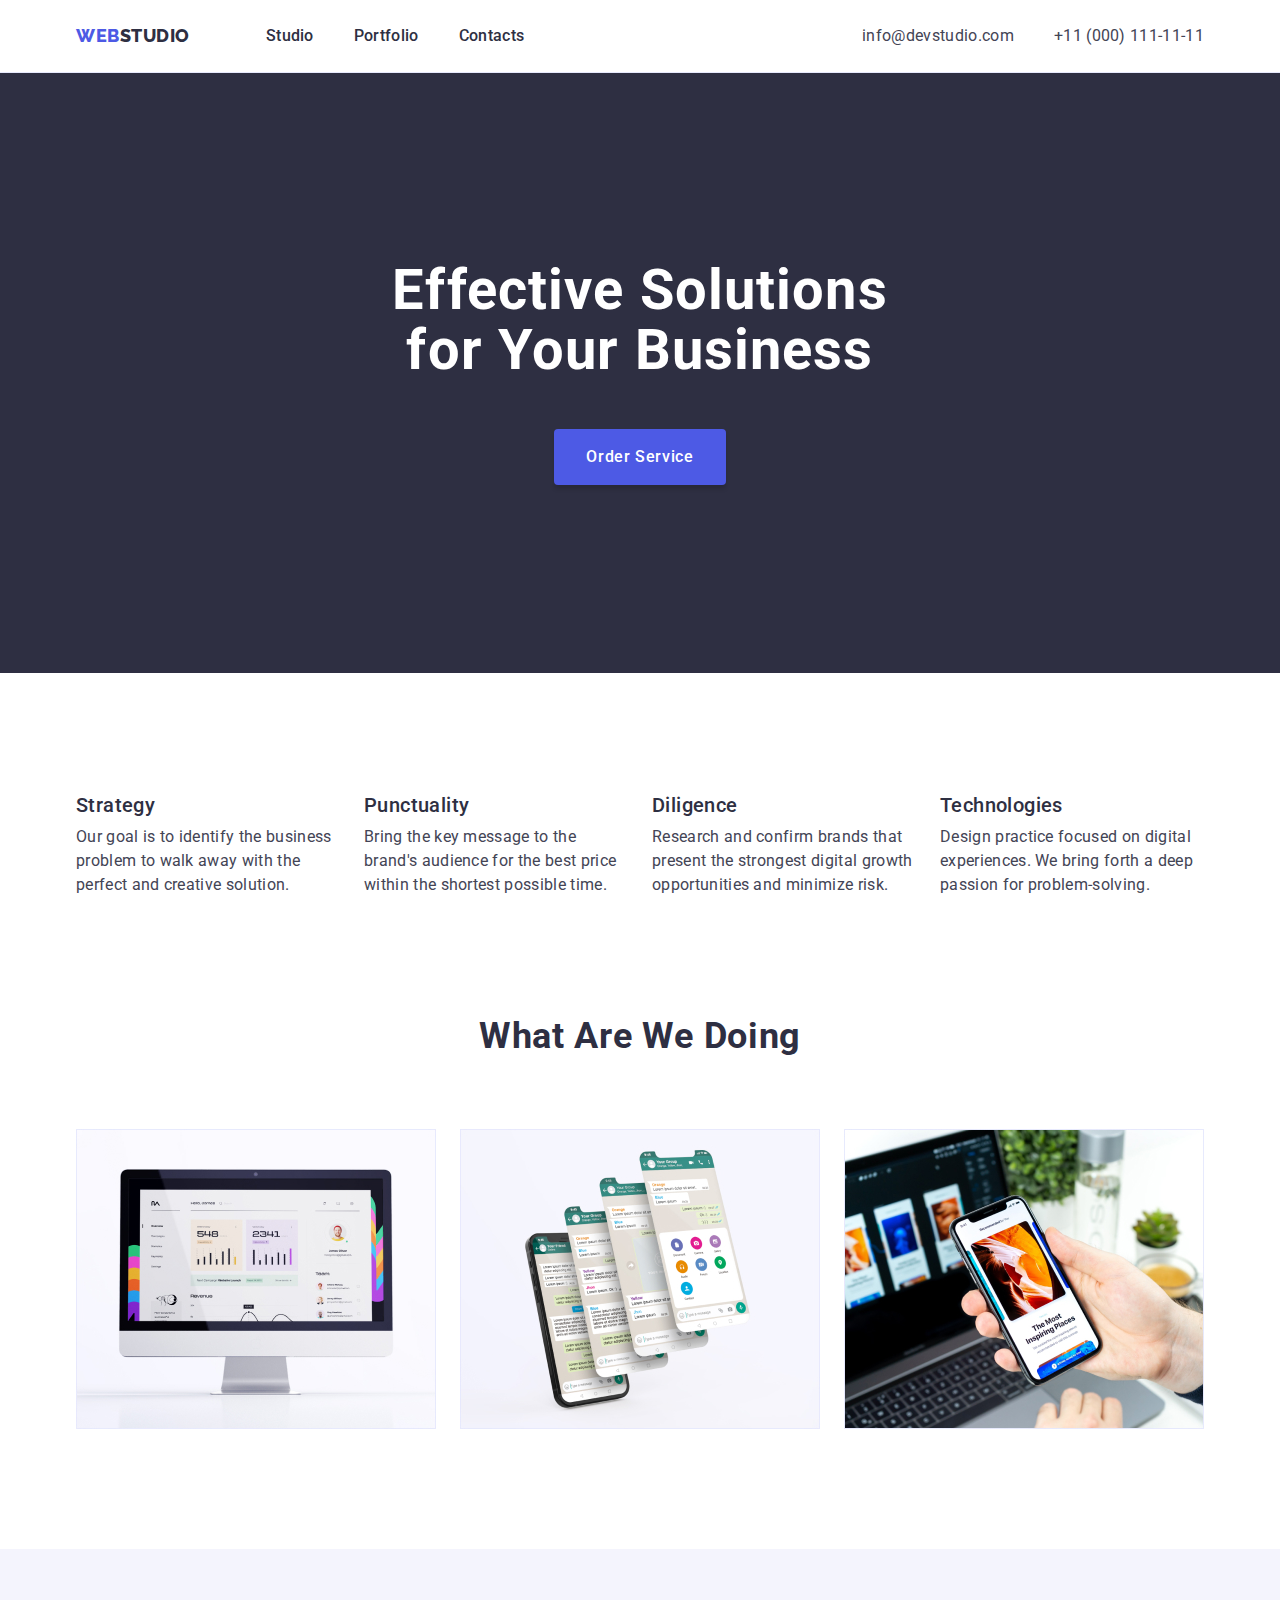
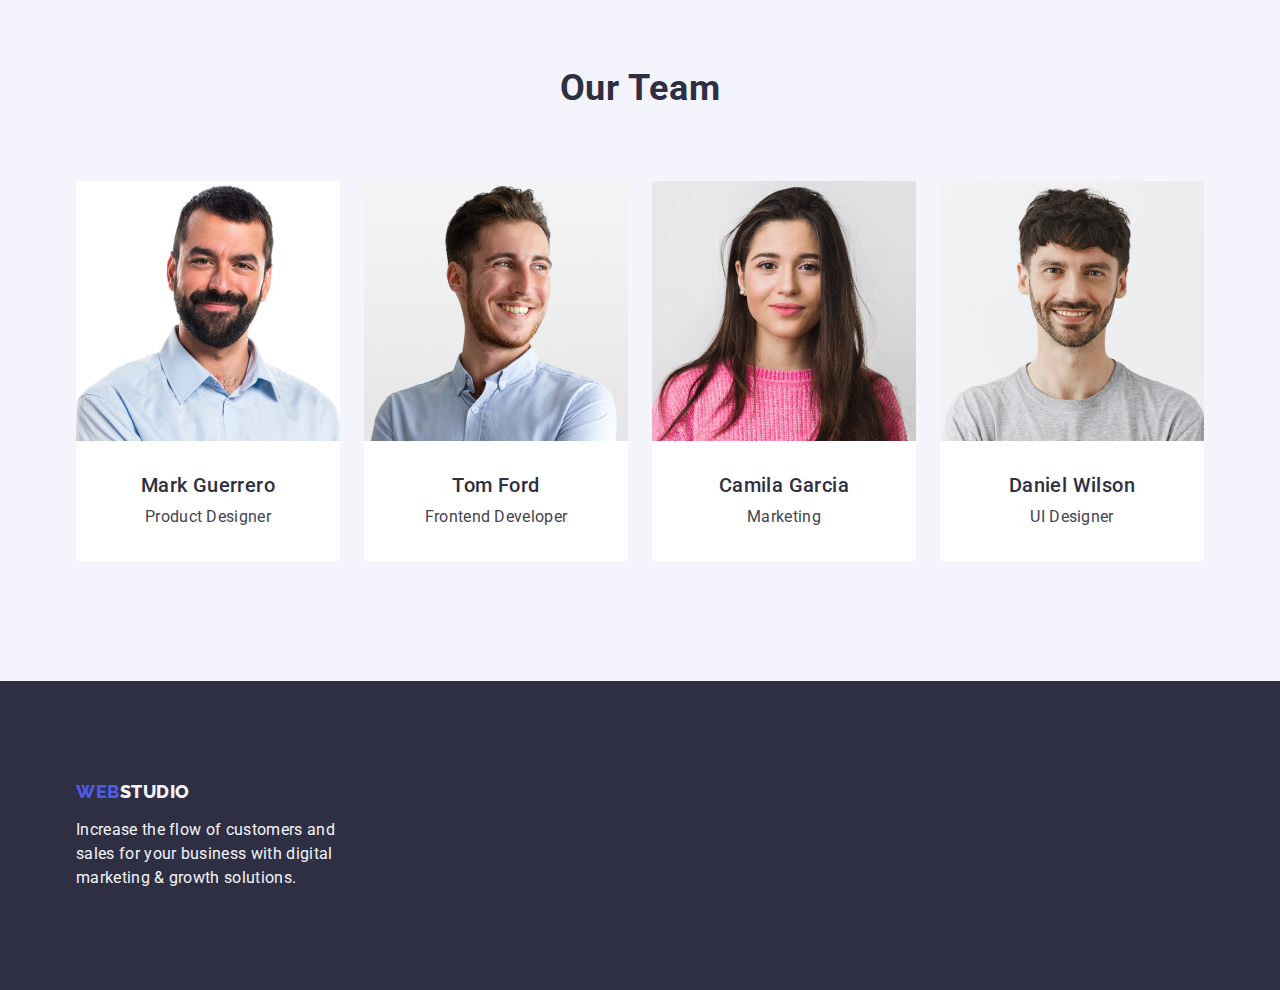
<file: index.html>
<!DOCTYPE html>
<html lang="en">
<head>
    <meta charset="UTF-8">
    <meta http-equiv="X-UA-Compatible" content="IE=edge">
    <meta name="viewport" content="width=device-width, initial-scale=1.0">
    <title>WebStudio</title>
    <link rel="preconnect" href="https://fonts.googleapis.com">
    <link rel="preconnect" href="https://fonts.gstatic.com" crossorigin>
    <link href="https://fonts.googleapis.com/css2?family=Raleway:wght@800&family=Roboto:wght@400;500;700;900&display=swap" rel="stylesheet">
    <link rel="stylesheet" href="./css/modern-normalize.min.css">
    <link rel="stylesheet" href="./css/styles.css">
</head>
<body>
    <!-- Header -->
    <header class="header">
        <!-- Container -->
        <div class="container container-flex">
            <!-- Navigation -->
            <nav class="nav-menu">
                <!-- Logo -->
                <a href="./index.html" class="logo link">Web<span class="logo-span">Studio</span></a>
                <!-- Menu -->
                <ul class="site-nav list">
                    <li class="item">
                        <a href="./index.html" class="navigation link">Studio</a>
                    </li>
                    <li class="item">
                        <a href="./portfolio.html" class="navigation link">Portfolio</a>
                    </li>
                    <li class="item">
                        <a href="" class="navigation link">Contacts</a>
                    </li>
                </ul>
            </nav>
            <!-- Address -->
            <address class="address">
                <ul class="address-nav list">
                    <li class="item">
                        <a href="mailto:info@devstudio.com" class="navigation link">info@devstudio.com</a>
                    </li>
                    <li class="item">
                        <a href="tel:+110001111111" class="navigation link">+11 (000) 111-11-11</a>
                    </li>
                </ul>
            </address>
        </div>
    </header>
<!-- Main -->
    <main>
        <!-- Hero-1 -->
        <section class="section hero">
            <!-- Container -->
            <div class="container">
                <h1 class="hero-title">Effective Solutions for Your Business</h1>
                <button type="button" class="button primary">Order Service</button>
            </div>
        </section>
        <!-- Section-1 -->
        <section class="section features">
            <!-- Container -->
            <div class="container">
                <!-- Features -->
                <h2 hidden class="features-title">Features</h2>
                <!-- Category-1 -->
                <ul class="features-list list">
                    <li class="item">
                        <h3 class="title">Strategy</h3>
                        <p class="text">
                            Our goal is to identify the business
                            problem to walk away with the perfect and creative solution.
                        </p>
                    </li>
                    <!-- Category-2 -->
                    <li class="item">
                        <h3 class="title">Punctuality</h3>
                        <p class="text">
                            Bring the key message to the brand's audience for the best price within the shortest possible time.
                        </p>
                    </li>
                    <!-- Category-3 -->
                    <li class="item">
                        <h3 class="title">Diligence</h3>
                        <p class="text">
                            Research and confirm brands that present the strongest digital growth opportunities and minimize risk.
                        </p>
                    </li>
                    <!-- Category-4 -->
                    <li class="item">
                        <h3 class="title">Technologies</h3>
                        <p class="text">
                            Design practice focused on digital experiences. We bring forth a deep passion for problem-solving.
                        </p>
                    </li>
                </ul>
            </div>
            
        </section>
        <!-- Section-2 -->
        <section class="section benefits">
            <!-- Container -->
            <div class="container">
                <h2 class="benefits-title">What are we doing</h2>
                <ul class="benefits-list list">
                    <li class="items">
                        <img src="./images/computer.jpg" class="img-block" width="360" alt="computer">
                    </li>
                    <li class="items">
                        <img src="./images/telephone-set.jpg" class="img-block" width="360" alt="telephone-set">
                    </li>
                    <li class="items">
                        <img src="./images/telephone.jpg" class="img-block" width="360" alt="telephone">
                    </li>
                </ul>
            </div>
        </section>
            <!-- Section-3 -->
        <section class="section emploers">
            <!-- Container -->
            <div class="container">
                <!-- Main-h2 -->
                <h2 class="employers-title">Our Team</h2>
                <!-- Employees -->
                <ul class="employers-list list">
                    <!-- Employer-1 -->
                    <li class="items">
                        <img src="./images/mark.jpg" width="264" alt="mark">
                        <div class="items-container">
                            <h3 class="title">Mark Guerrero</h3>
                            <p class="text">Product Designer</p>
                        </div>   
                    </li>
                    <!-- Emploer-2 -->
                    <li class="items">
                        <img src="./images/tom.jpg" width="264" alt="tom">
                        <div class="items-container">
                            <h3 class="title">Tom Ford</h3>
                            <p class="text">Frontend Developer</p>
                        </div>
                        
                    </li>
                    <!-- Employer-3 -->
                    <li class="items">
                        <img src="./images/camila.jpg" width="264" alt="camila">
                        <div class="items-container">
                            <h3 class="title">Camila Garcia</h3>
                            <p class="text">Marketing</p>
                        </div>
                    </li>
                    <!-- Emploer-4 -->
                    <li class="items">
                        <img src="./images/daniel.jpg" width="264" alt="daniel">
                        <div class="items-container">
                            <h3 class="title">Daniel Wilson</h3>
                            <p class="text">UI Designer</p>
                        </div>
                    </li>
                </ul>
            </div> 
        </section>
    </main>
    <!-- Footer -->
    <footer class="footer">
        <!-- Container -->
        <div class="container">
            <a href="./index.html" class="logo link-footer link">Web<span class="logo-span footer">Studio</span></a>
            <p class="text">Increase the flow of customers and sales for your business with digital marketing & growth
                solutions.</p>
        </div>
    </footer>
</body>
</html>
</file>
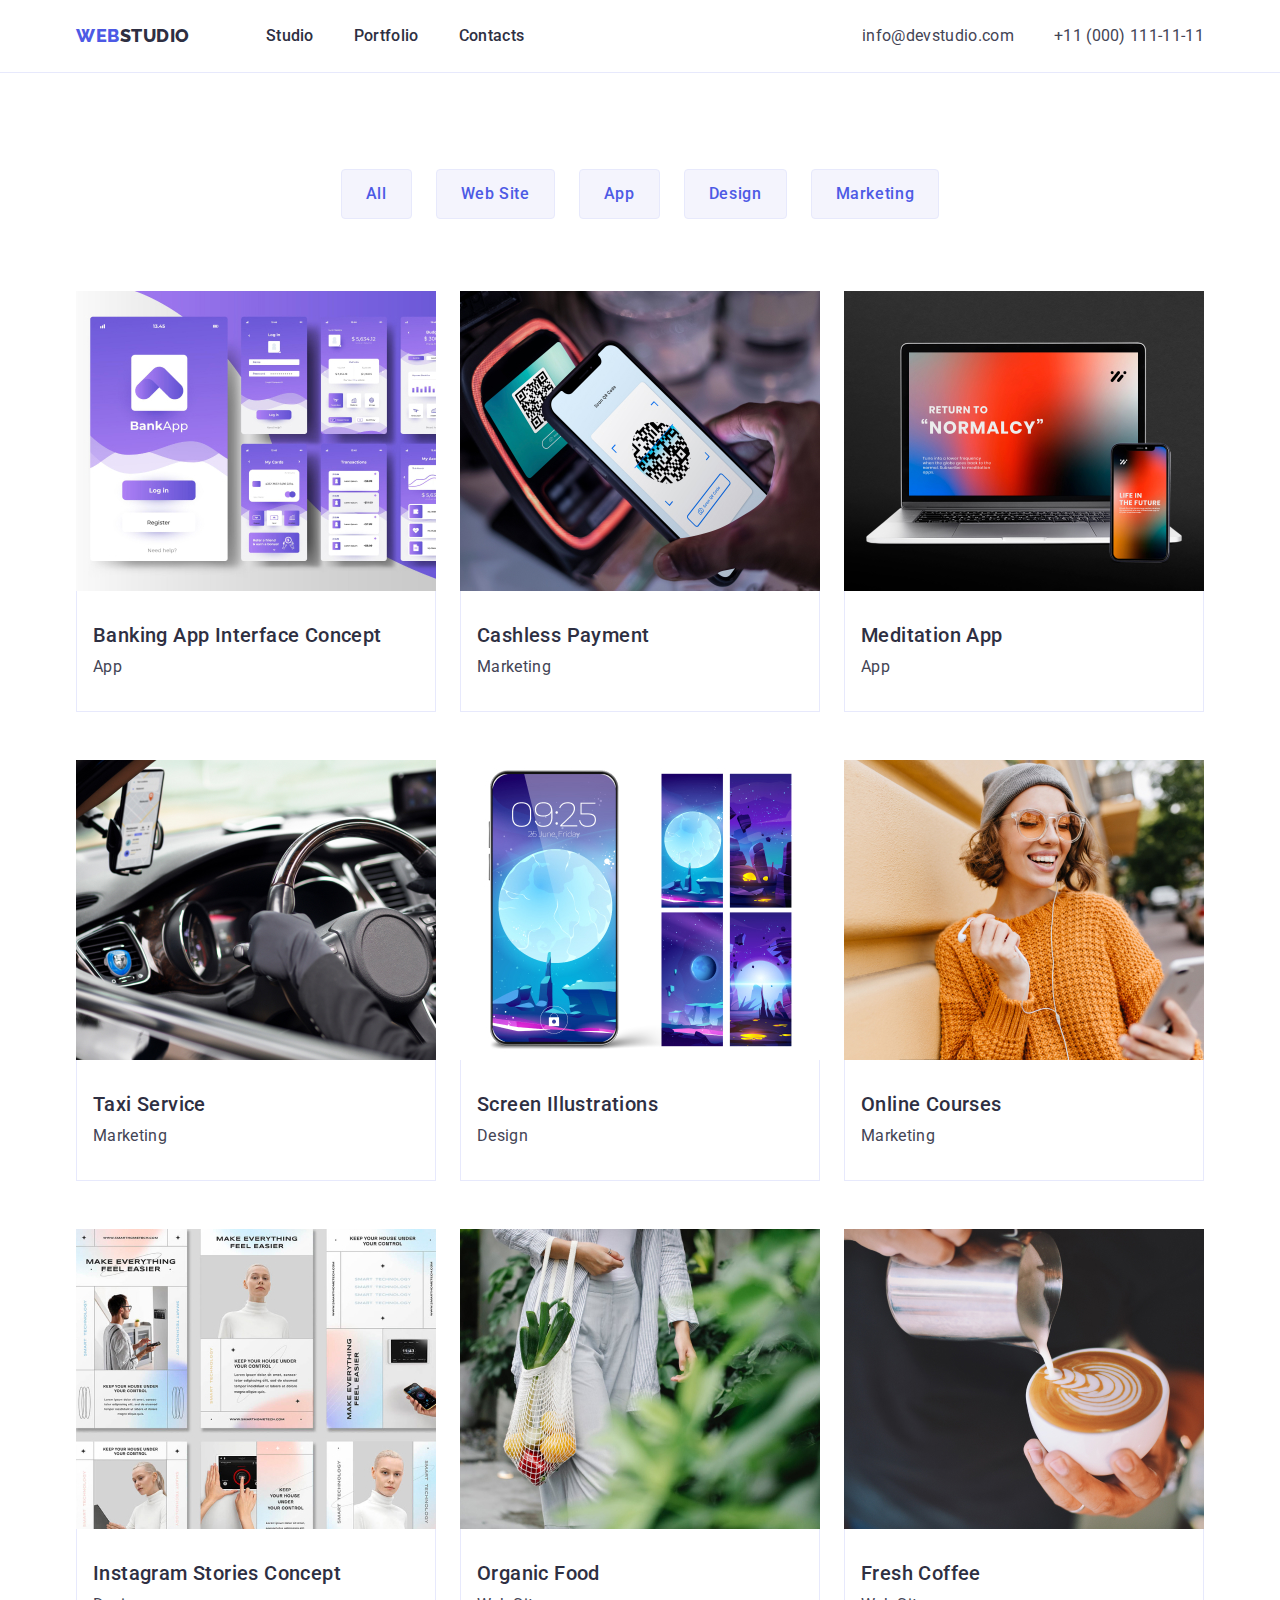
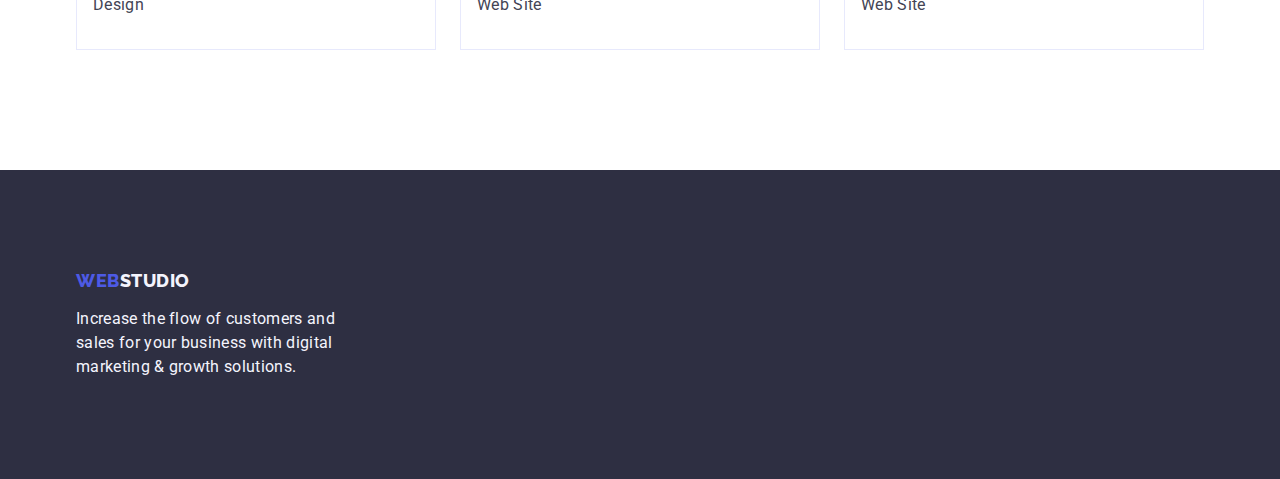
<file: portfolio.html>
<!DOCTYPE html>
<html lang="en">
<head>
    <meta charset="UTF-8">
    <meta http-equiv="X-UA-Compatible" content="IE=edge">
    <meta name="viewport" content="width=device-width, initial-scale=1.0">
    <title>WebStudio</title>
    <link rel="preconnect" href="https://fonts.googleapis.com">
    <link rel="preconnect" href="https://fonts.gstatic.com" crossorigin>
    <link href="https://fonts.googleapis.com/css2?family=Raleway:wght@800&family=Roboto:wght@400;500;700;900&display=swap" rel="stylesheet">
    <link rel="stylesheet" href="./css/modern-normalize.min.css">
    <link rel="stylesheet" href="./css/styles.css">
</head>
<body>
    <!-- Header -->
    <header class="header">
        <!-- Container -->
        <div class="container container-flex">
            <!-- Navigation -->
            <nav class="nav-menu">
                <!-- Logo -->
                <a href="./index.html" class="logo link">Web<span class="logo-span">Studio</span></a>
                <!-- Menu -->
                <ul class="site-nav list">
                    <li class="item">
                        <a href="./index.html" class="navigation link">Studio</a>
                    </li>
                    <li class="item">
                        <a href="./portfolio.html" class="navigation link">Portfolio</a>
                    </li>
                    <li class="item">
                        <a href="" class="navigation link">Contacts</a>
                    </li>
                </ul>
            </nav>
            <!-- Address -->
            <address class="address">
                <ul class="address-nav list">
                    <li class="item">
                        <a href="mailto:info@devstudio.com" class="navigation link">info@devstudio.com</a>
                    </li>
                    <li class="item">
                        <a href="tel:+110001111111" class="navigation link">+11 (000) 111-11-11</a>
                    </li>
                </ul>
            </address>
        </div>
    </header>

    <!-- Main -->
    <main>
        <!-- Section-Galery -->
        <section class="section filters">
            <!-- Container -->
            <div class="container">
                <h1 hidden class="visually-hidden">Galery</h1>
                <!-- List -->
                <ul class="tabs-list list">
                    <li>
                        <button type="button" class="button-filters">All</button>
                    </li>
                    <li>
                        <button type="button" class="button-filters">Web Site</button>
                    </li>
                    <li>
                        <button type="button" class="button-filters">App</button>
                    </li>
                    <li>
                        <button type="button" class="button-filters">Design</button>
                    </li>
                    <li>
                        <button type="button" class="button-filters">Marketing</button>
                    </li>
                </ul>
                <!-- Section-Galery -->

                <ul class="galery-list list">
                    <li class="item">
                        <a href="" class="galery-link link">
                            <img src="./images/galery/img.jpg" alt="img" width="360" height="300">
                            <div class="item-box">
                                <h2 class="title-galery">Banking App Interface Concept</h2>
                                <p class="text-galery">App</p>
                            </div>
                        </a>
                    </li>
                    <li class="item">
                        <a href="" class="galery-link link">
                            <img src="./images/galery/img-1.jpg" alt="img-1" width="360" height="300">
                            <div class="item-box">
                                <h2 class="title-galery">Cashless Payment</h2>
                                <p class="text-galery">Marketing</p>
                            </div>
                            
                        </a>
                    </li>
                    <li class="item">
                        <a href="" class="galery-link link">
                            <img src="./images/galery/img-2.jpg" alt="img-2" width="360" height="300">
                            <div class="item-box">
                                <h2 class="title-galery">Meditation App</h2>
                                <p class="text-galery">App</p>
                            </div>
                            
                        </a>
                    </li>
                    <li class="item">
                        <a href="" class="galery-link link">
                            <img src="./images/galery/img-3.jpg" alt="img-3" width="360" height="300">
                            <div class="item-box">
                                <h2 class="title-galery">Taxi Service</h2>
                                <p class="text-galery">Marketing</p>
                            </div>
                           
                        </a>
                    </li>
                    <li class="item">
                        <a href="" class="galery-link link">
                            <img src="./images/galery/img-4.jpg" alt="img-4" width="360" height="300">
                            <div class="item-box">
                                <h2 class="title-galery">Screen Illustrations</h2>
                                <p class="text-galery">Design</p>
                            </div>
                            
                        </a>
                    </li>
                    <li class="item">
                        <a href="" class="galery-link link">
                            <img src="./images/galery/img-5.jpg" alt="img-5" width="360" height="300">
                            <div class="item-box">
                                <h2 class="title-galery">Online Courses</h2>
                                <p class="text-galery">Marketing</p>
                            </div>
                            
                        </a>
                    </li>
                    <li class="item">
                        <a href="" class="galery-link link">
                            <img src="./images/galery/img-6.jpg" alt="img-6" width="360" height="300">
                            <div class="item-box">
                                <h2 class="title-galery">Instagram Stories Concept</h2>
                                <p class="text-galery">Design</p>
                            </div>
                            
                        </a>
                    </li>
                    <li class="item">
                        <a href="" class="galery-link link">
                            <img src="./images/galery/img-7.jpg" alt="img-7" width="360" height="300">
                            <div class="item-box">
                                <h2 class="title-galery">Organic Food</h2>
                                <p class="text-galery">Web Site</p>
                            </div>
                            
                        </a>
                    </li>
                    <li class="item">
                        <a href="" class="galery-link link">
                            <img src="./images/galery/img-8.jpg" alt="img-8" width="360" height="300">
                            <div class="item-box">
                                <h2 class="title-galery">Fresh Coffee</h2>
                                <p class="text-galery">Web Site</p>

                            </div>
                            
                        </a>
                    </li>
                </ul>
            </div>

        </section>
    </main>

    <!-- Footer -->
    <footer class="footer">
        <div class="container">
            <a href="./index.html" class="logo link-footer link">Web<span class="logo-span footer">Studio</span></a>
            <p class="text">Increase the flow of customers and sales for your business with digital marketing & growth
                solutions.</p>
        </div>
    </footer>
</body>
</html>
</file>
<file: css/styles.css>
/* main text color: #2E2F42 */
/* secondary text color: #434455 */
/* akcent color: #4D5AE5 */

:root {
    --primary-text-color: #2E2F42 ; 
    --title-text-color: #434455 ;
    --akcent-color: #4D5AE5;
    --primary-bg-color: #ffffff;
    --logo-akcent-color: #F4F4FD;
    --btn-active-color: #404BBF;
    --btn-border-color: #e7e9fc;
}

/* Specialty */

body {
    font-family: 'Roboto', sans-serif;
    font-size: 16px;
    background-color: var(--primary-bg-color);
    color: var(--title-text-color);
    font-style: normal;
}

.container {
    width: 1158px;
    margin: 0 auto;

    align-items: center;
    padding-left: 15px;
    padding-right: 15px;
}

.container-flex {
    display: flex;
}

.list {
    padding: 0;
    margin: 0;

    list-style: none;
}

.link {
    text-decoration: none;
}

img {
    display: block;
}

/* Button */
.button {
    border-radius: 4px solid transparent;
    box-shadow: 0px 4px 4px rgba(0, 0, 0, 0.15);
    padding: 16px 32px;
    margin: 0 auto;

    color: var(--primary-bg-color);
    background-color: var(--akcent-color);

    font-weight: 500;
    font-size: 16px;
    text-align: center;
}

.button.primary:hover, 
.button.primary:active,
.button.primary:focus {
    background-color: var(--btn-active-color);
}
/* Header */
.header {
    border-bottom: 1px solid #e7e9fc;
}

/* Nav */

/* Logo */
.logo {
    color: var(--akcent-color);
    text-transform: uppercase;
    font-family: "Raleway", sans-serif;
    text-transform: uppercase;
    font-style: normal;
    font-weight: 800;
    font-size: 18px;
    letter-spacing: 0.03em;
    line-height: 1.17;
}

.logo.link {
    margin-right: 76px;
}

.nav-menu {
    display: flex;
    align-items: center;
}

.navigation{
    font-weight: 500;
    font-size: 16px;
    line-height: 1.5;
    letter-spacing: 0.02em;
    color: var(--akcent-color);
}

.logo-span{
    color: var(--primary-text-color);
}

/* Menu */
.site-nav {
    display: flex;
    margin-left: 76px;
}

ul.site-nav:nth-child(2n) {
    margin-left: 0;
}



.site-nav{
    gap: 40px;
}

.site-nav .navigation{
    display: block;
    padding-top: 24px;
    padding-bottom: 24px;

    font-style: normal;
    font-weight: 500;
    font-size: 16px;
    line-height: 1.5;
    letter-spacing: 0.02em;
    color: var(--primary-text-color);
}
.site-nav .navigation:hover,
.site-nav .navigation:focus,
.site-nav .navigation:active {
    color: var(--btn-active-color);
    background-color: transparent;
}

/* Address */
.address{
    font-style: normal;
    margin-left: auto;
}

.address-nav {
    display: flex;
    gap: 40px;
}

.address-nav .navigation{
    display: block;
    padding-top: 24px;
    padding-bottom: 24px;

    color: #434455;
    font-weight: 400;
    font-size: 16px;
    line-height: 1.5;
    letter-spacing: 0.02em;
}
.address-nav .navigation:hover,
.address-nav .navigation:active,
.address-nav .navigation:focus{
    color: var(--btn-active-color);
    background-color: transparent;
}

/* Hero */
.section.hero {
    padding-top: 188px;
    padding-bottom: 188px;

    background-color: var(--primary-text-color);
}

.button.primary {
    display: block;
    min-width: 169px;
    height: 56px;
    border: none;
    border-radius: 4px;

    font-family: "Roboto", sans-serif;
    line-height: 1.5;
    letter-spacing: 0.04em;
    cursor: pointer;
}

.hero-title {
    margin: 0 auto 48px;
    max-width: 496px;

    font-weight: 700;
    font-size: 56px;
    letter-spacing: 0.02em;
    color: var(--primary-bg-color);
    text-align: center;
    line-height: 1.07;
}

/* Section-1*/
.section.features {
    padding-top: 120px;
    padding-bottom: 120px;
}

.features-title {
    margin-top: 0;
    margin-bottom: 0;
}

.features-list {
    display: flex;
    flex-wrap: wrap;
    justify-content: space-between;
    gap: 24px;
}

.features-list .item {
    max-width: 264px;
}

.features-list .title{
    margin-top: 0;
    margin-bottom: 8px;

    color: var(--primary-text-color);
    font-weight: 500;
    font-size: 20px;
    line-height: 1.2;
    letter-spacing: 0.02em;
}

.features-list .text {
    margin-top: 8px;
    margin-bottom: 0;

    color: var(--title-text-color);
    font-weight: 400;
    font-size: 16px;
    line-height: 1.5;
    letter-spacing: 0.02em;
}

/* Section-2 */
.section.benefits{
    padding-bottom: 120px;
}

.benefits-list {
    display: flex;
    justify-content: space-between;
    gap: 24px;
}

.benefits-title{
    margin-top: 0;
    margin-bottom: 72px;

    font-weight: 700;
    font-size: 36px;
    line-height: 1.11;
    color: var(--primary-text-color);
    text-align: center;
    letter-spacing: 0.02em;
    text-transform: capitalize;
}

/* Section-3 */
.section.emploers {
    padding-top: 120px;
    padding-bottom: 120px;

    background-color: #F4F4FD;
}

.items-container {
    padding: 32px 16px;
    border-radius: 0px 0px 4px 4px;
}

.items-container .title {
    text-align: center;
}

.employers-title {
    margin-top: 0;
    margin-bottom: 72px;

    font-weight: 700;
    font-size: 36px;
    line-height: 1.11;
    color: var(--primary-text-color);
    text-align: center;
    letter-spacing: 0.02em;
    text-transform: capitalize;
}

.employers-list {
    display: flex;
    justify-content: space-between;
    text-align: center;
    gap: 24px;
}

.employers-list .title {
    margin-top: 0;
    margin-bottom: 8px;

    font-weight: 500;
    font-size: 20px;
    line-height: 1.2;
    letter-spacing: 0.02em;
    color: var(--primary-text-color);
}

.employers-list .text{
    margin-top: 0;
    margin-bottom: 0;

    text-align: center;
    font-weight: 400;
    font-size: 16px;
    line-height: 1.5;
    letter-spacing: 0.02em;
    color: var(--title-text-color);
}
.employers-list .items{
    background-color: var(--primary-bg-color);
}

/* Footer */

footer {
    background-color: var(--primary-text-color);
    padding-top: 100px;
    padding-bottom: 100px;
} 

.logo-span.footer{
    color: var(--logo-akcent-color);
}

.logo.link-footer {
    display: inline-block;
    margin-top: 0;
    margin-bottom: 16px;
    margin-right: 0;
}

.footer .text {
    margin-top: 0;
    margin-bottom: 0;
    width: 264px;

    font-weight: 400;
    font-size: 16px;
    line-height: 1.5;
    letter-spacing: 0.02em;
    color: var(--logo-akcent-color);
}

/* ========PORTFOLIO======== */
/* main text color: #2E2F42 */
/* secondary text color: #434455 */
/* akcent color: #4D5AE5 */

/* Section-Filters */
.section.filters {
    padding-top: 96px;
    padding-bottom: 120px;
    
}

.tabs-list {
    margin-bottom: 72px;
    display: flex;
    justify-content: center;
    gap: 24px;
}

.button-filters {
    padding-top: 12px;
    padding-bottom: 12px;
    padding-left: 24px;
    padding-right: 24px;
    border: 1px solid var(--btn-border-color);
    border-radius: 4px;

    font-family: "Roboto", sans-serif;
    font-weight: 500;
    font-size: 16px;
    line-height: 1.5;
    letter-spacing: 0.04em;
    cursor: pointer;
    color: var(--akcent-color);
    background-color: var(--logo-akcent-color);
}
.button-filters:hover,
.button-filters:focus {
    background-color:  var(--btn-active-color);
    color: var(--primary-bg-color);
    border: 1px solid transparent;
}

/* Section-Galery */
.galery-list {
    display: flex;
    flex-wrap: wrap;
    column-gap: 24px;
    row-gap: 48px;
}

.galery-list .item {
    width: calc((100% - 48px) / 3);
}

.title-galery {
    margin-top: 0;
    margin-bottom: 8px;

    font-weight: 500;
    font-size: 20px;
    line-height: 1.2;
    letter-spacing: 0.02em;
    color: var(--primary-text-color);
}
.text-galery {
    margin-top: 0;
    margin-bottom: 0;

    font-weight: 400;
    font-size: 16px;
    line-height: 1.5;
    letter-spacing: 0.02em;
    color: var(--title-text-color);
}

.item-box {
    padding: 32px 16px;
    border: 1px solid var(--btn-border-color);
    border-top: none;
}

.visually-hidden {
    position: absolute;
    width: 1px;
    height: 1px;
    margin: -1px;
    border: 0;
    padding: 0;
    white-space: nowrap;
    clip-path: inset(100%);
    clip: rect(0 0 0 0);
    overflow: hidden;
}
</file>
